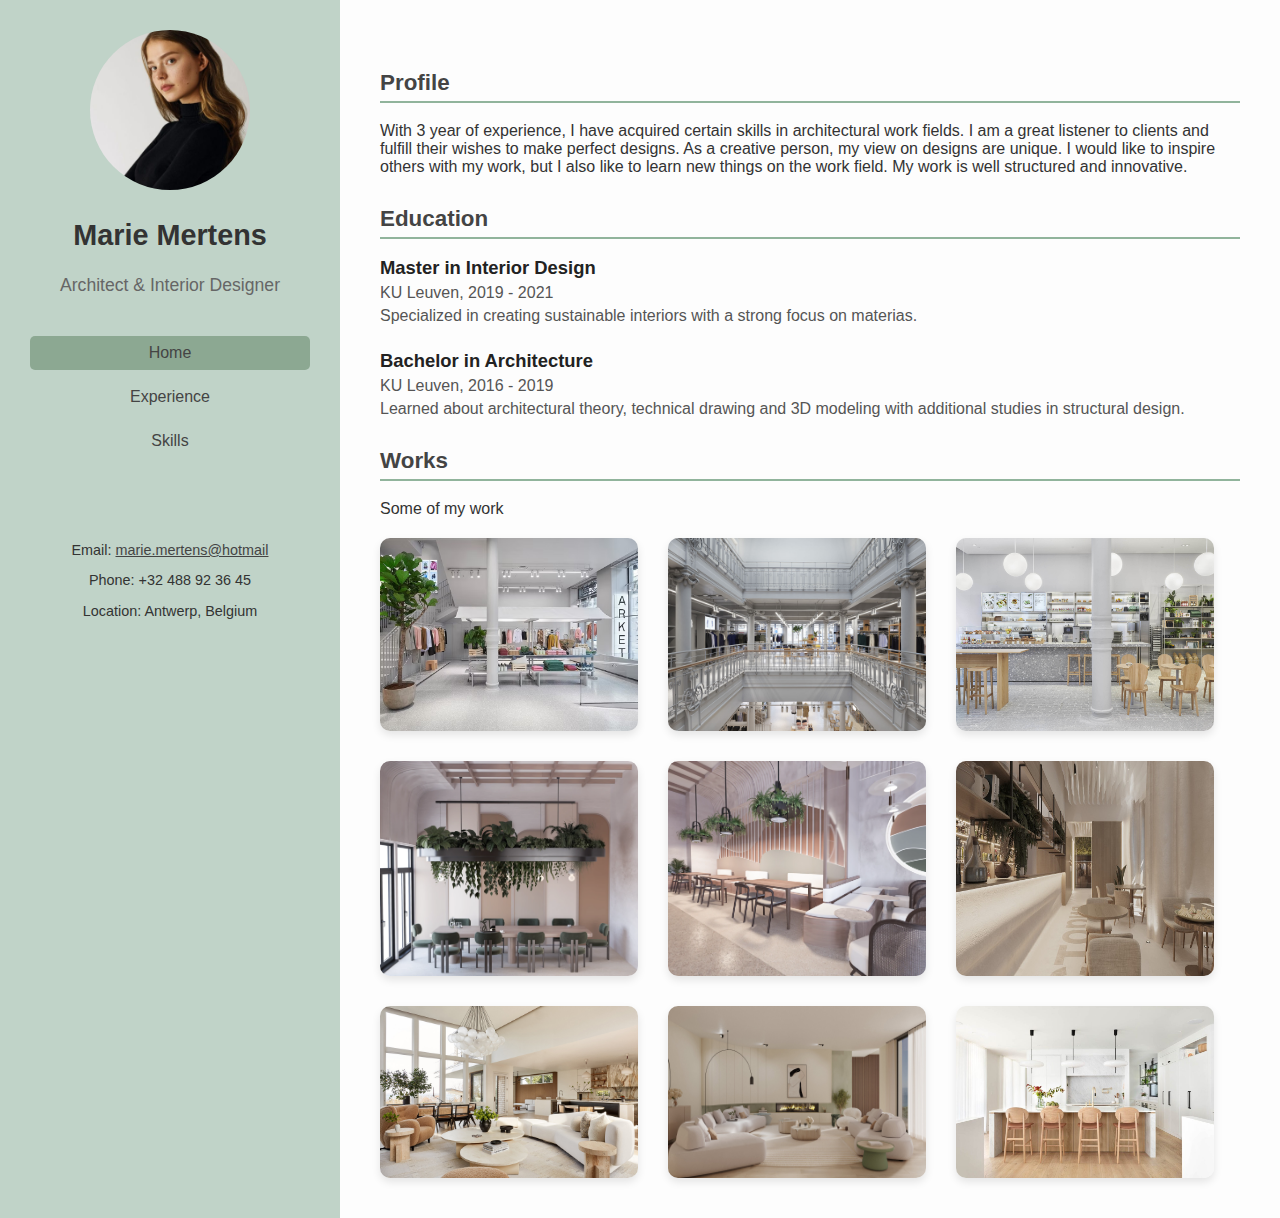
<file: cv.html/index.html>
<!DOCTYPE html>
<html lang="en">
<head>
    <meta charset="UTF-8">
    <meta name="viewport" content="width=device-width, initial-scale=1.0">
    <title>Marie Mertens - CV</title>
    <link rel="stylesheet" href="style.css">
</head>
<body>
    <header class="mobile-header">
        <div class="mobile-title">Marie Mertens</div>
        <button class="hamburger" id="hamburger">&#9776;</button>
    </header>

    <div class="cv-container">
        <aside class="sidebar" id="sidebar">
            <div class="profile-pic">
                <img src="images/pfp.jpg" alt="Marie">
            </div>
            <h1>Marie Mertens</h1>
            <p class="subtitle">Architect & Interior Designer</p>

            <nav>
                <a href="index.html" class="active">Home</a>
                <a href="experience.html">Experience</a>
                <a href="skills.html">Skills</a>
            </nav>

            <div class="contact-info">
                <p>Email: <a href="mailto:marie.mertens@hotmail.com">marie.mertens@hotmail</a></p>
                <p>Phone: +32 488 92 36 45</p>
                <p>Location: Antwerp, Belgium</p>
            </div>
        </aside>

        <!-- Main content -->
        <main class="main-content">
            <section>
                <h2>Profile</h2>
                <p>
                    With 3 year of experience, I have acquired certain skills in architectural work fields. 
                    I am a great listener to clients and fulfill their wishes to make perfect designs. 
                    As a creative person, my view on designs are unique. I would like to inspire others with my work, 
                    but I also like to learn new things on the work field. My work is well structured and innovative.
                </p>
            </section>

            <section>
                <h2>Education</h2>
                <div class="item">
                    <h3>Master in Interior Design</h3>
                    <p>KU Leuven,  2019 - 2021</p>
                    <p>Specialized in creating sustainable interiors with a strong focus on materias.</p>
                </div>
                <div class="item">
                    <h3>Bachelor in Architecture</h3>
                    <p>KU Leuven,  2016 - 2019</p>
                    <p>Learned about architectural theory, technical drawing and 3D modeling 
                    with additional studies in structural design.</p>
                </div>
            </section>
            <section>
    <h2>Works</h2>
     <p>Some of my work</p>
      <div class="works-grid">
        <img src="images/work 1.png" alt="work 1">
        <img src="images/work 2.png" alt="work 2">
        <img src="images/work 3.png" alt="work 3">
        <img src="images/work 4.png" alt="work 4">
        <img src="images/work 5.png" alt="work 5">
        <img src="images/work 6.png" alt="work 6">
        <img src="images/work 7.png" alt="work 7">
        <img src="images/work 8.png" alt="work 8">
        <img src="images/work 9.png" alt="work 9">
    </div>
</section>
        </main>
    </div>
<script src="menu.js"></script>
</body>
</html>


<!--bronvermelding--> 
<!--Bhatt, D. (2024, December 17). Best Practices for Creating HTML Email Links
 - Email Uplers. Email Uplers. https://email.uplers.com/blog/best-practices-for-creating-html-email-links/ -->
<!--W3Schools.com. (n.d.). https://www.w3schools.com/howto/howto_js_topnav_responsive.asp--> 
<!--W3Schools.com. (n.d.-b). https://www.w3schools.com/cssref/css_units.php--> 
<!--scale() - CSS | MDN. (2025, July 14). MDN Web Docs. https://developer.mozilla.org/en-US/docs/Web/CSS/transform-function/scale-->
<!--W3Schools.com. (n.d.-c). https://www.w3schools.com/howto/howto_css_list_without_bullets.asp-->
<!--grid-template-columns - CSS | MDN. (2025, July 14). MDN Web Docs. https://developer.mozilla.org/en-US/docs/Web/CSS/grid-template-columns-->
</file>
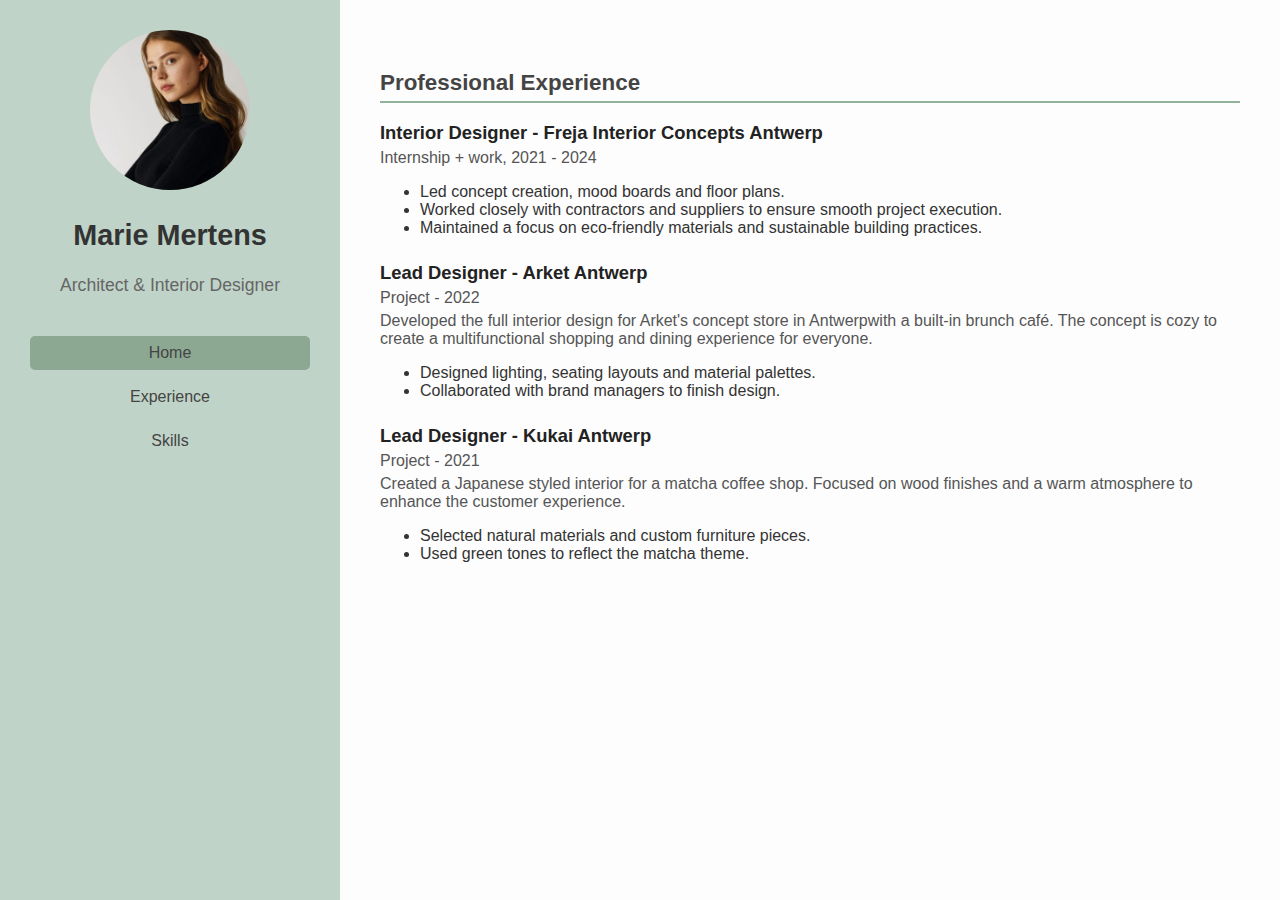
<file: cv.html/experience.html>
<!DOCTYPE html>
<html lang="en">
<head>
    <meta charset="UTF-8">
    <meta name="viewport" content="width=device-width, initial-scale=1.0">
    <title>Experience - Marie Mertens</title>
    <link rel="stylesheet" href="style.css">
</head>
<body>
    <header class="mobile-header">
        <div class="mobile-title">Marie Mertens</div>
        <button class="hamburger" id="hamburger">&#9776;</button>
    </header>

    <div class="cv-container">
        <aside class="sidebar" id="sidebar">
            <div class="profile-pic">
                <img src="images/pfp.jpg" alt="Marie">
            </div>
            <h1>Marie Mertens</h1>
            <p class="subtitle">Architect & Interior Designer</p>

            <nav>
                <a href="index.html" class="active">Home</a>
                <a href="experience.html">Experience</a>
                <a href="skills.html">Skills</a>
            </nav>

        </aside>

        <main class="main-content">
            <h2>Professional Experience</h2>

            <div class="item">
                <h3>Interior Designer - Freja Interior Concepts Antwerp</h3>
                <p>Internship + work,  2021 - 2024</p>
                <ul>
                    <li>Led concept creation, mood boards and floor plans.</li>
                    <li>Worked closely with contractors and suppliers to ensure smooth project execution.</li>
                    <li>Maintained a focus on eco-friendly materials and sustainable building practices.</li>
                </ul>
            </div>

            <div class="item">
                <h3>Lead Designer - Arket Antwerp</h3>
                <p>Project - 2022</p>
                <p>
                    Developed the full interior design for Arket's concept store in Antwerpwith a built-in brunch café. 
                    The concept is cozy to create a multifunctional shopping and dining experience for everyone.
                </p>
                <ul>
                    <li>Designed lighting, seating layouts and material palettes.</li>
                    <li>Collaborated with brand managers to finish design.</li>
                </ul>
            </div>

            <div class="item">
                <h3>Lead Designer - Kukai Antwerp</h3>
                <p>Project - 2021</p>
                <p>
                    Created a Japanese styled interior for a matcha coffee shop. 
                    Focused on wood finishes and a warm atmosphere to enhance the customer experience.
                </p>
                <ul>
                    <li>Selected natural materials and custom furniture pieces.</li>
                    <li>Used green tones to reflect the matcha theme.</li>
                </ul>
            </div>
        </main>
    </div>
    <script src="menu.js"></script>
</body>
</html>
</file>
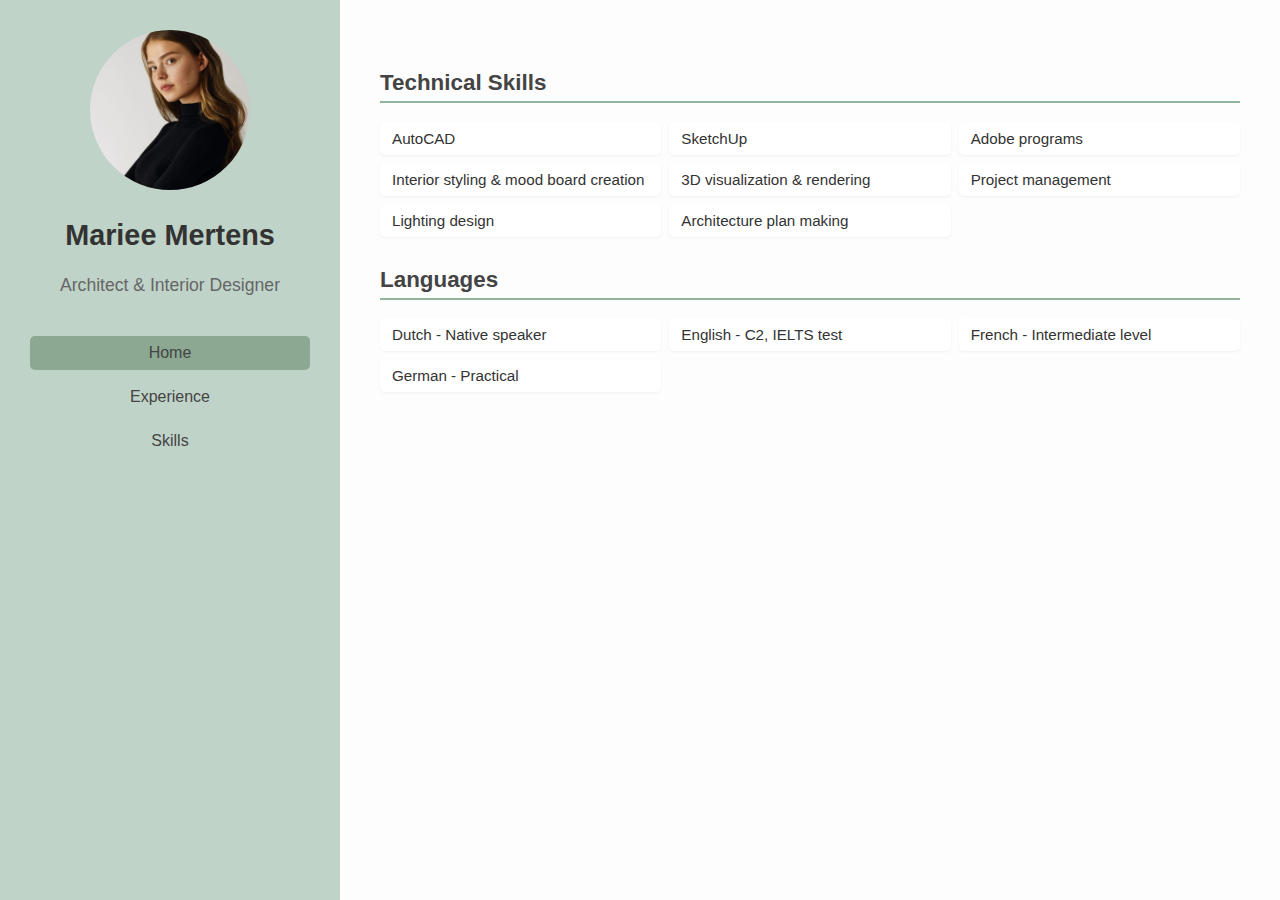
<file: cv.html/skills.html>
<!DOCTYPE html>
<html lang="en">
<head>
    <meta charset="UTF-8">
    <meta name="viewport" content="width=device-width, initial-scale=1.0">
    <title>Skills - Marie Mertens</title>
    <link rel="stylesheet" href="style.css">
</head>
<body>
   <header class="mobile-header">
        <div class="mobile-title">Marie Mertens</div>
        <button class="hamburger" id="hamburger">&#9776;</button>
    </header>

    <div class="cv-container">
        <aside class="sidebar" id="sidebar">
            <div class="profile-pic">
                <img src="images/pfp.jpg" alt="Marie">
            </div>
            <h1>Mariee Mertens</h1>
            <p class="subtitle">Architect & Interior Designer</p>

            <nav>
                <a href="index.html" class="active">Home</a>
                <a href="experience.html">Experience</a>
                <a href="skills.html">Skills</a>
            </nav>
        </aside>

        <main class="main-content">
            <h2>Technical Skills</h2>
            <ul class="skills">
                <li>AutoCAD</li>
                <li>SketchUp</li>
                <li>Adobe programs</li>
                <li>Interior styling & mood board creation</li>
                <li>3D visualization & rendering</li>
                <li>Project management</li>
                <li>Lighting design</li>
                <li>Architecture plan making</li>
            </ul>

            <h2>Languages</h2>
            <ul class="skills">
                <li>Dutch - Native speaker</li>
                <li>English - C2, IELTS test</li>
                <li>French - Intermediate level</li>
                <li>German - Practical</li>
            </ul>
        </main>
    </div>
    <script src="menu.js"></script>
</body>
</html>
</file>
<file: cv.html/style.css>
body {
	font-family: "Segoe UI", Arial, sans-serif;
	margin: 0;
	background-color: #fdfdfd;
	color: #333;
}

.cv-container {
	display: flex;
	min-height: 100vh;
}


.mobile-header {
	display: none;
	justify-content: space-between;
	align-items: center;
	background-color: #c0d3c8;
	padding: 10px 20px;
	box-shadow: 0 2px 5px rgba(0, 0, 0, 0.1);
}

.mobile-title {
	font-size: 1.2em;
	font-weight: bold;
}

.hamburger {
	font-size: 1.5em;
	background: none;
	border: none;
	cursor: pointer;
}


.sidebar {
	background-color: #c0d3c8;
	padding: 30px;
	width: 280px;
	flex-shrink: 0;
	display: flex;
	flex-direction: column;
	align-items: center;
}

.profile-pic img {
	width: 160px;
	height: 160px;
	border-radius: 50%;
	object-fit: cover;
	margin-bottom: 15px;
}

.sidebar h1 {
	font-size: 1.8em;
	margin: 10px 0 5px;
	text-align: center;
}

.sidebar .subtitle {
	font-size: 1.1em;
	color: #666;
	margin-bottom: 20px;
}


.works-grid {
	display: flex;
	flex-wrap: wrap;
	margin-top: 20px;
	gap: 30px;
}

.works-grid img {
	flex: 1;
	max-width: 30%;
	border-radius: 10px;
	box-shadow: 0 4px 8px rgba(0, 0, 0, 0.1);
	transition: transform 0.3s, box-shadow 0.3s;
	cursor: pointer;
}

.works-grid img:hover {
	transform: scale(1.05);
	box-shadow: 0 6px 14px rgba(0, 0, 0, 0.15);
}


nav {
	margin: 20px 0;
	display: flex;
	flex-direction: column;
	gap: 10px;
	width: 100%;
}

nav a {
	text-decoration: none;
	color: #444;
	padding: 8px;
	border-radius: 5px;
	text-align: center;
}

nav a:hover,
nav a.active {
	background-color: #8ca892;
}

.contact-info {
	margin-top: 50px;
	text-align: center;
	font-size: 0.9em;
}

.contact-info a {
	color: #444;
}

.contact-info a:hover {
	text-decoration: underline;
}


.main-content {
	flex: 1;
	padding: 40px;
}

.main-content h2 {
	font-size: 1.4em;
	color: #444;
	border-bottom: 2px solid #91b49c;
	padding-bottom: 5px;
	margin-top: 30px;
}

.item {
	margin-bottom: 25px;
}

.item h3 {
	font-size: 1.15em;
	margin: 0;
	color: #222;
}

.item p {
	margin: 5px 0;
	color: #555;
}

.skills {
	list-style: none;
	padding: 0;
	margin: 10px 0;
	display: grid;
	grid-template-columns: repeat(auto-fit, minmax(250px, 1fr));
	gap: 8px;
}

.skills li {
	background: #fff;
	padding: 8px 12px;
	border-radius: 5px;
	font-size: 0.95em;
	box-shadow: 0 1px 3px rgba(0, 0, 0, 0.05);
}


@media (max-width: 768px) {
	.cv-container {
		flex-direction: column;
	}

	.mobile-header {
		display: flex;
	}

	.sidebar {
		width: 90%;
		display: none;
	}

	.sidebar.show {
		display: flex;
	}

	.works-grid img {
		flex: 1;
		max-width: 100%;
	}

	nav {
		flex-direction: column;
		align-items: center;
	}
}
</file>
